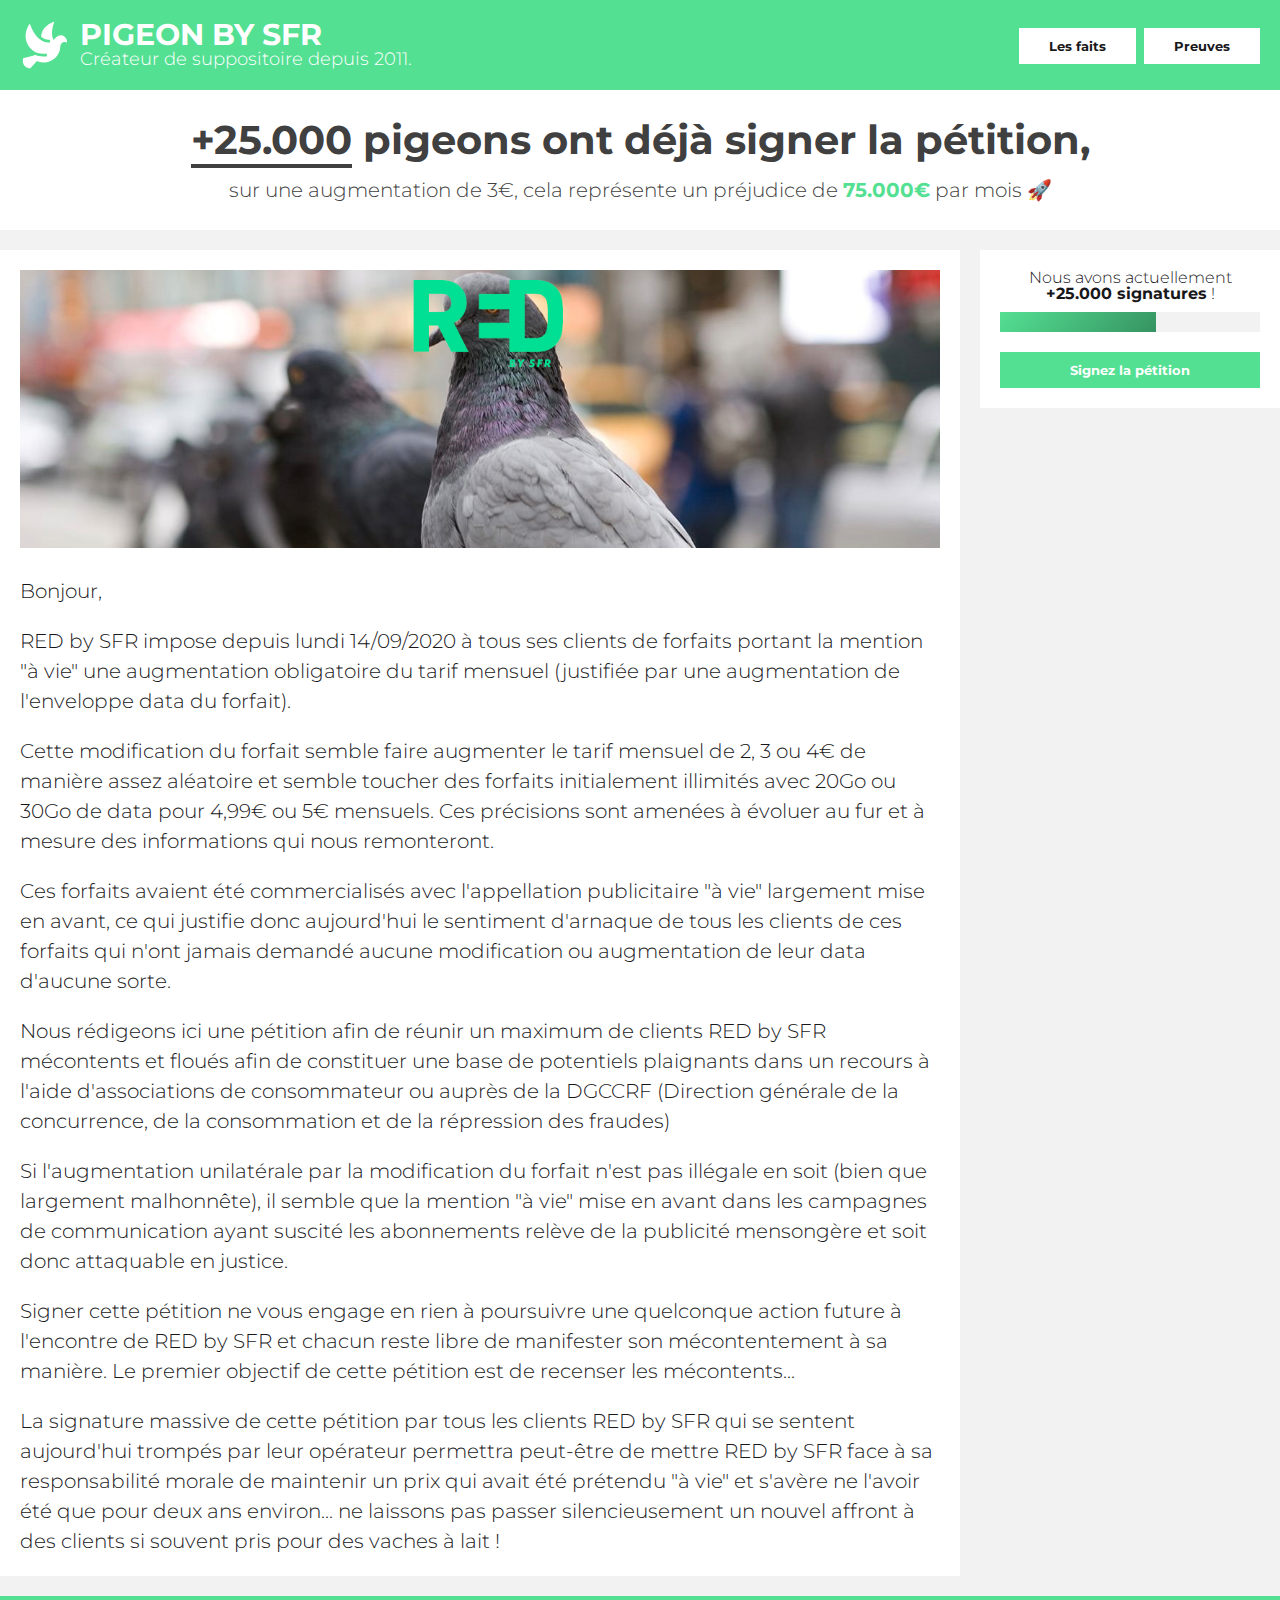
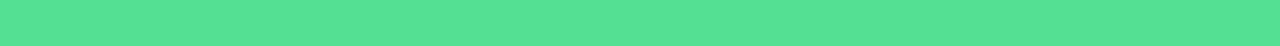
<file: index.html>
<!DOCTYPE html>
<html lang="en">
<head>
    <meta charset="UTF-8">
    <title>#Pigeon By SFR</title>
    <link rel="stylesheet" href="style.css"/>
    <link rel="icon" href="favicon.png" sizes="any">
    <meta name="twitter:image" content="https://redbysfrarnaque.github.io/img/banner.jpeg" />
    <meta name="Content-Type" content="UTF-8">
    <meta name="Content-Language" content="fr">
    <meta name="Description" content="#RedBySfrArnaque , mise en lumière des pratiques à la limite de la légalité de Red By SFR">
    <meta name="Keywords" content="sfr, redbysfr, arnaque, télécom">
    <meta name="Author" content="Kilian SMITI">
    <meta name="Publisher" content="https://doplex.fr/">
    <meta name="Revisit-After" content="15 days">
    <meta name="Robots" content="all">
    <meta name="Rating" content="general">
    <meta name="Distribution" content="global">
    <meta name="Geography" content="France">
    <meta name="Category" content="internet">
</head>
<body>
    <header>
        <a href="/">
            <div class="logo">
                <img src="img/pigeon.svg" />
                <div>
                    <span>PIGEON BY SFR</span>
                    <p>Créateur de suppositoire depuis 2011.</p>
                </div>
            </div>
        </a>
        <nav>
            <a href="/kesako.html">
                <button>Les faits</button>
            </a>
            <a href="/preuve.html">
                <button>Preuves</button>
            </a>
        </nav>
    </header>
    <main>
        <div class="banner">
            <span class="count">+25.000</span> pigeons ont déjà signer la pétition,
            <p>sur une augmentation de 3€, cela représente un préjudice de <span>75.000€</span> par mois 🚀</p>
        </div>
        <div class="content">
            <article>
                <img class="content__img" alt="sfr arnaque by @pigeon_telecom" src="img/banner.jpeg" />
                <p>Bonjour,</p>

                <p>
                    RED by SFR impose depuis lundi 14/09/2020 à tous ses clients de forfaits portant la mention "à vie" une augmentation obligatoire du tarif mensuel (justifiée par une augmentation de l'enveloppe data du forfait).
                </p>

                <p>
                    Cette modification du forfait semble faire augmenter le tarif mensuel de 2, 3 ou 4€ de manière assez aléatoire et semble toucher des forfaits initialement illimités avec 20Go ou 30Go de data pour 4,99€ ou 5€ mensuels. Ces précisions sont amenées à évoluer au fur et à mesure des informations qui nous remonteront.
                </p>

                <p>
                    Ces forfaits avaient été commercialisés avec l'appellation publicitaire "à vie" largement mise en avant, ce qui justifie donc aujourd'hui le sentiment d'arnaque de tous les clients de ces forfaits qui n'ont jamais demandé aucune modification ou augmentation de leur data d'aucune sorte.
                </p>

                <p>
                    Nous rédigeons ici une pétition afin de réunir un maximum de clients RED by SFR mécontents et floués afin de constituer une base de potentiels plaignants dans un recours à l'aide d'associations de consommateur ou auprès de la DGCCRF (Direction générale de la concurrence, de la consommation et de la répression des fraudes)
                </p>

                <p>
                    Si l'augmentation unilatérale par la modification du forfait n'est pas illégale en soit (bien que largement malhonnête), il semble que la mention "à vie" mise en avant dans les campagnes de communication ayant suscité les abonnements relève de la publicité mensongère et soit donc attaquable en justice.
                </p>

                <p>
                    Signer cette pétition ne vous engage en rien à poursuivre une quelconque action future à l'encontre de RED by SFR et chacun reste libre de manifester son mécontentement à sa manière. Le premier objectif de cette pétition est de recenser les mécontents...
                </p>

                <p>
                    La signature massive de cette pétition par tous les clients RED by SFR qui se sentent aujourd'hui trompés par leur opérateur permettra peut-être de mettre RED by SFR face à sa responsabilité morale de maintenir un prix qui avait été prétendu "à vie" et s'avère ne l'avoir été que pour deux ans environ... ne laissons pas passer silencieusement un nouvel affront à des clients si souvent pris pour des vaches  à lait !
                </p>
            </article>
            <aside>
                <div class="aside__content">
                    <p class="signature">Nous avons actuellement <b>+25.000 signatures</b> !</p>
                    <div class="progress">
                        <div class="progress-bar" style="width: 60%;"></div>
                    </div>
                    <a href="https://www.mesopinions.com/petition/social/augmentation-unilaterale-prix-forfaits-vie-red/105420">
                        <button>Signez la pétition</button>
                    </a>
                </div>
            </aside>
        </div>
    </main>
    <footer>

    </footer>
</body>
</html>
</file>
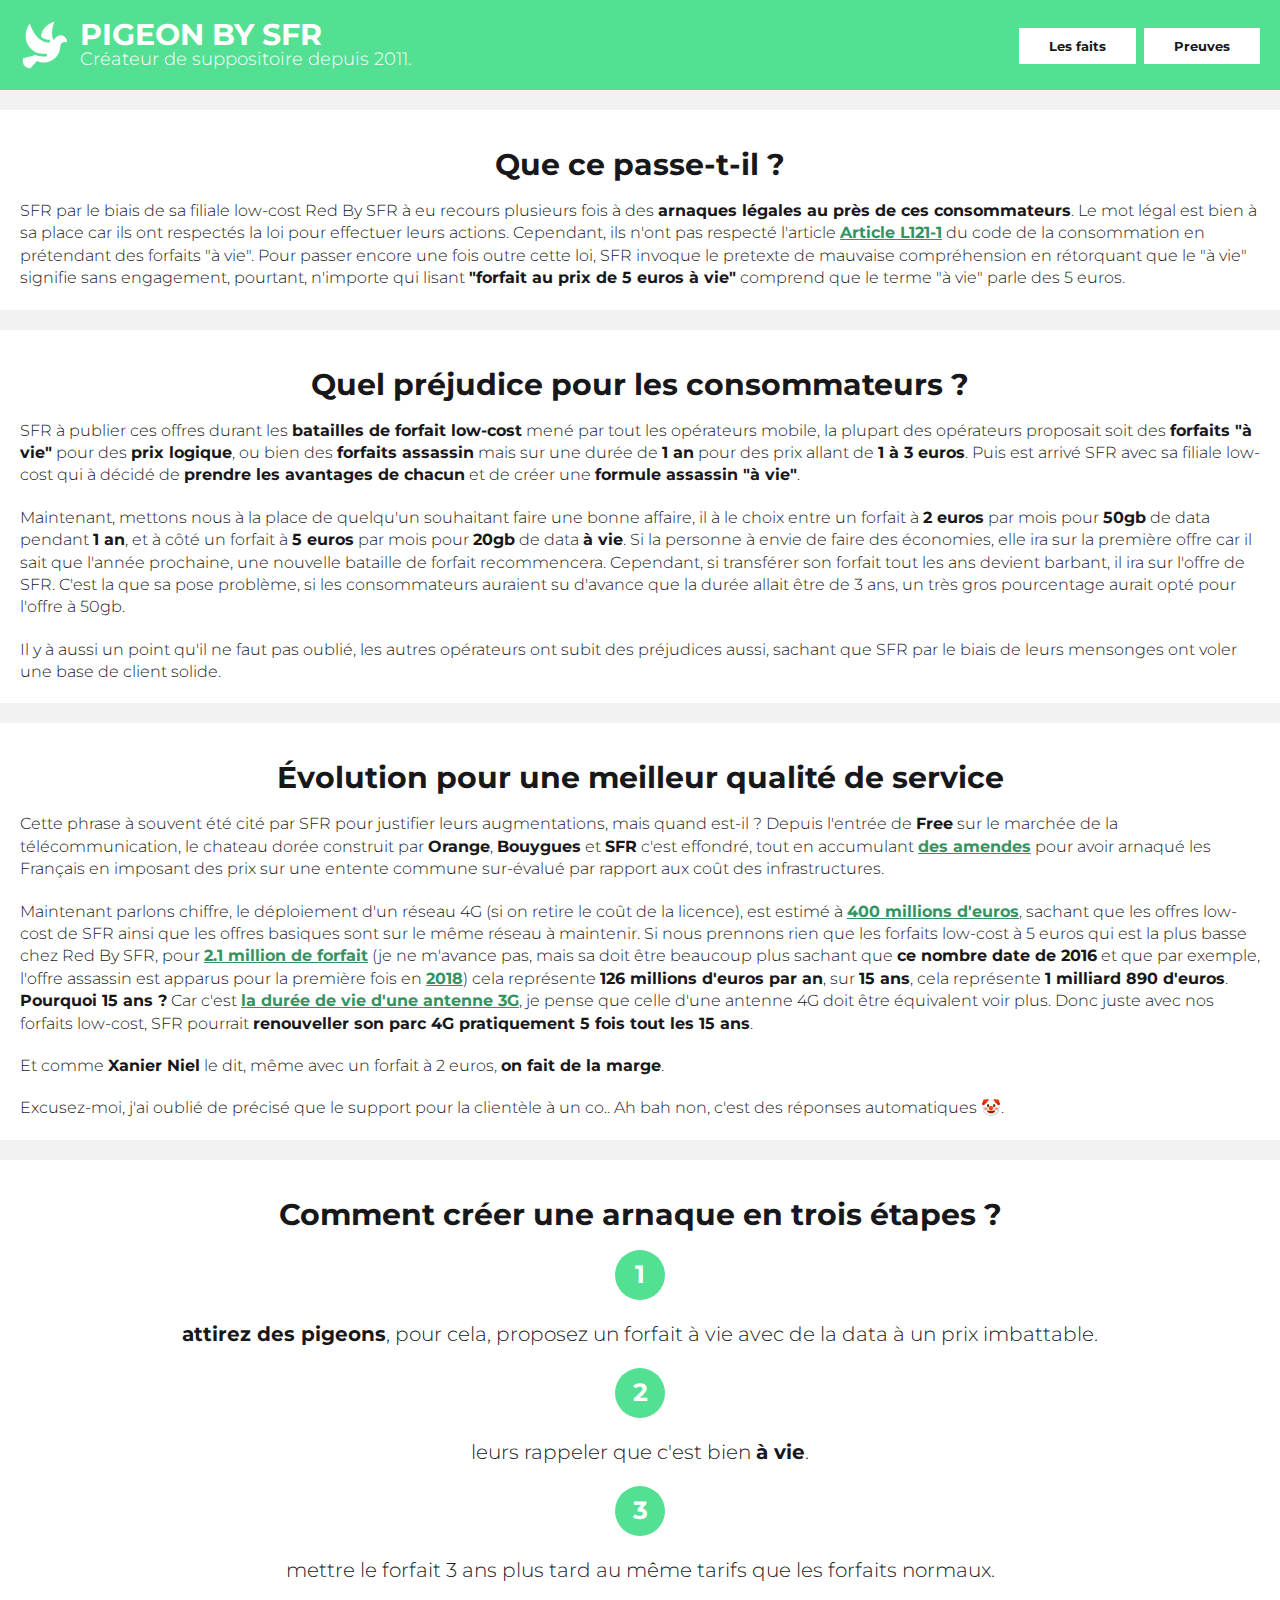
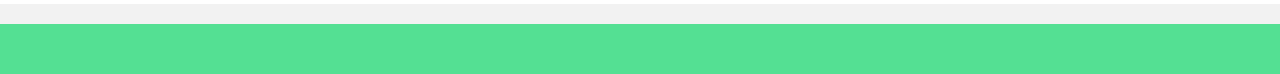
<file: kesako.html>
<!DOCTYPE html>
<html lang="en">
<head>
    <meta charset="UTF-8">
    <title>Késako ? #Pigeon By SFR</title>
    <link rel="stylesheet" href="style.css"/>
    <link rel="icon" href="favicon.png" sizes="any">
    <meta name="twitter:image" content="https://redbysfrarnaque.github.io/img/banner.jpeg" />
    <meta name="Content-Type" content="UTF-8">
    <meta name="Content-Language" content="fr">
    <meta name="Description" content="#RedBySfrArnaque , mise en lumière des pratiques à la limite de la légalité de Red By SFR">
    <meta name="Keywords" content="sfr, redbysfr, arnaque, télécom">
    <meta name="Author" content="Kilian SMITI">
    <meta name="Publisher" content="https://doplex.fr/">
    <meta name="Revisit-After" content="15 days">
    <meta name="Robots" content="all">
    <meta name="Rating" content="general">
    <meta name="Distribution" content="global">
    <meta name="Geography" content="France">
    <meta name="Category" content="internet">
</head>
<body>
<header>
    <a href="/">
        <div class="logo">
            <img src="img/pigeon.svg" />
            <div>
                <span>PIGEON BY SFR</span>
                <p>Créateur de suppositoire depuis 2011.</p>
            </div>
        </div>
    </a>
    <nav>
        <a href="/kesako.html">
            <button>Les faits</button>
        </a>
        <a href="/preuve.html">
            <button>Preuves</button>
        </a>
    </nav>
</header>
<main>
    <div class="content-2">
        <div class="block">
            <h2 class="arnaque-step">Que ce passe-t-il ?</h2>
            <p>
                SFR par le biais de sa filiale low-cost Red By SFR à eu recours plusieurs fois à des <b>arnaques légales au près de ces consommateurs</b>.
                Le mot légal est bien à sa place car ils ont respectés la loi pour effectuer leurs actions. Cependant, ils n'ont pas respecté l'article
                <a target="_blank" href="https://www.legifrance.gouv.fr/codes/article_lc/LEGIARTI000028747832/2021-02-06/">Article L121-1</a> du code de la consommation
                en prétendant des forfaits "à vie". Pour passer encore une fois outre cette loi, SFR invoque le pretexte de mauvaise compréhension
                en rétorquant que le "à vie" signifie sans engagement, pourtant, n'importe qui lisant <b>"forfait au prix de 5 euros à vie"</b> comprend que
                le terme "à vie" parle des 5 euros.
            </p>
        </div>
        <div class="block">
            <h2 class="arnaque-step">Quel préjudice pour les consommateurs ?</h2>
            <p>
                SFR à publier ces offres durant les <b>batailles de forfait low-cost</b> mené par tout les opérateurs mobile,
                la plupart des opérateurs proposait soit des <b>forfaits "à vie"</b> pour des <b>prix logique</b>,
                ou bien des <b>forfaits assassin</b> mais sur une durée de <b>1 an</b> pour des prix allant de <b>1 à 3 euros</b>. Puis est arrivé
                SFR avec sa filiale low-cost qui à décidé de <b>prendre les avantages de chacun</b> et de créer une <b>formule assassin "à vie"</b>.
            </p>
            <p>
                Maintenant, mettons nous à la place de quelqu'un souhaitant faire une bonne affaire, il à le choix entre un forfait à <b>2 euros</b> par mois
                pour <b>50gb</b> de data pendant <b>1 an</b>, et à côté un forfait à <b>5 euros</b> par mois pour <b>20gb</b> de data <b>à vie</b>. Si la personne
                à envie de faire des économies, elle ira sur la première offre car il sait que l'année prochaine, une nouvelle bataille de forfait recommencera.
                Cependant, si transférer son forfait tout les ans devient barbant, il ira sur l'offre de SFR. C'est la que sa pose problème, si les
                consommateurs auraient su d'avance que la durée allait être de 3 ans, un très gros pourcentage aurait opté pour l'offre à 50gb.
            </p>
            <p>
                Il y à aussi un point qu'il ne faut pas oublié, les autres opérateurs ont subit des préjudices aussi, sachant que SFR par le biais de leurs
                mensonges ont voler une base de client solide.
            </p>
        </div>
        <div class="block">
            <h2 class="arnaque-step">Évolution pour une meilleur qualité de service</h2>
            <p>
                Cette phrase à souvent été cité par SFR pour justifier leurs augmentations, mais quand est-il ? Depuis l'entrée de <b>Free</b> sur le
                marchée de la télécommunication, le chateau dorée construit par <b>Orange</b>, <b>Bouygues</b> et <b>SFR</b> c'est effondré,
                tout en accumulant <a href="https://fr.wikipedia.org/wiki/Affaire_de_l%27entente_entre_trois_op%C3%A9rateurs_de_t%C3%A9l%C3%A9phonie_mobile_en_France#:~:text=Le%201er%20d%C3%A9cembre%202005,millions%20d'euros%20pour%20entente.">des amendes</a>
                pour avoir arnaqué les Français en imposant des prix sur une entente commune sur-évalué par rapport aux coût des infrastructures.
            </p>
            <p>
                Maintenant parlons chiffre, le déploiement d'un réseau 4G (si on retire le coût de la licence), est estimé à <a href="http://blogs.univ-poitiers.fr/f-launay/2011/09/07/lecoutdelatelephoniemobile4g4emegeneration/#:~:text=L'objectif%20de%20d%C3%A9ploiement%20serait,%C3%A0%20400%20millions%20d'euros.">400 millions d'euros</a>,
                sachant que les offres low-cost de SFR ainsi que les offres basiques sont sur le même réseau à maintenir.
                Si nous prennons rien que les forfaits
                low-cost à 5 euros qui est la plus basse chez Red By SFR, pour <a href="https://www.monpetitforfait.com/red-by-sfr#plus-de-2-millions-dabonnes-aux-offres-mobiles-et-fixes">2.1 million de forfait</a>
                (je ne m'avance pas, mais sa doit être beaucoup plus sachant que <b>ce nombre date de 2016</b> et que par exemple,
                l'offre assassin est apparus pour la première fois en <a href="https://www.dealabs.com/bons-plans/abonnement-mensuel-au-forfait-mobile-red-by-sfr-sans-engagement-et-a-vie-appelssmsmms-illimites-20-go-de-data-en-france-et-3-go-en-europe-1270770">2018</a>)
                cela représente <b>126 millions d'euros par an</b>, sur <b>15 ans</b>, cela représente <b>1 milliard 890 d'euros</b>.
                <b>Pourquoi 15 ans ?</b> Car c'est <a href="http://blogs.univ-poitiers.fr/f-launay/2011/09/07/lecoutdelatelephoniemobile4g4emegeneration/#:~:text=L'objectif%20de%20d%C3%A9ploiement%20serait,%C3%A0%20400%20millions%20d'euros.">la durée de vie d'une antenne 3G</a>, je pense que celle d'une antenne 4G doit être équivalent voir plus.
                Donc juste avec nos forfaits low-cost, SFR pourrait <b>renouveller son parc 4G pratiquement 5 fois tout les 15 ans</b>.
            </p>
            <p>
                Et comme <b>Xanier Niel</b> le dit, même avec un forfait à 2 euros, <b>on fait de la marge</b>.
            </p>
            <p>
                Excusez-moi, j'ai oublié de précisé que le support pour la clientèle à un co.. Ah bah non, c'est des réponses automatiques 🤡.
            </p>
        </div>
        <div class="block">
            <h2 class="arnaque-step">Comment créer une arnaque en trois étapes ?</h2>
            <p class="step__text"><span class="step">1</span><b>attirez des pigeons</b>, pour cela, proposez un forfait à vie avec de la data à un prix imbattable.</p>
            <p class="step__text"><span class="step">2</span>leurs rappeler que c'est bien <b>à vie</b>.</p>
            <p class="step__text"><span class="step">3</span>mettre le forfait 3 ans plus tard au même tarifs que les forfaits normaux.</p>
        </div>
    </div>
</main>
<footer>

</footer>
</body>
</html>
</file>
<file: style.css>
@import url('https://fonts.googleapis.com/css2?family=Montserrat:wght@300;700&display=swap');

/* http://meyerweb.com/eric/tools/css/reset/
   v2.0 | 20110126
   License: none (public domain)
*/

html, body, div, span, applet, object, iframe,
h1, h2, h3, h4, h5, h6, p, blockquote, pre,
a, abbr, acronym, address, big, cite, code,
del, dfn, em, img, ins, kbd, q, s, samp,
small, strike, strong, sub, sup, tt, var,
b, u, i, center,
dl, dt, dd, ol, ul, li,
fieldset, form, label, legend,
table, caption, tbody, tfoot, thead, tr, th, td,
article, aside, canvas, details, embed,
figure, figcaption, footer, header, hgroup,
menu, nav, output, ruby, section, summary,
time, mark, audio, video {
    margin: 0;
    padding: 0;
    border: 0;
    font-size: 100%;
    font: inherit;
    vertical-align: baseline;
}
/* HTML5 display-role reset for older browsers */
article, aside, details, figcaption, figure,
footer, header, hgroup, menu, nav, section {
    display: block;
}
body {
    line-height: 1;
}
ol, ul {
    list-style: none;
}
blockquote, q {
    quotes: none;
}
blockquote:before, blockquote:after,
q:before, q:after {
    content: '';
    content: none;
}
table {
    border-collapse: collapse;
    border-spacing: 0;
}

:root {
    --main-color: #fff;
    --sub-color: #f2f2f2;
    --neutral-color: #54e093;
    --neutral-color-dark-1: #369361;
    --neutral-color-dark-2: #28714a;
    --text-color: #18171a;
    --gap-little: 10px;
    --gap-medium: 20px;
    --gap-large: 30px;
}

html {
    font-size: 62.5%;
}

body {
    font-size: 16px;
    font-size: 1.6rem;
    background-color: var(--sub-color);
    color: var(--text-color);
    font-family: 'Montserrat', sans-serif;
    font-weight: 300;
}

header {
    background-color: var(--neutral-color);
    padding: var(--gap-medium);
    color: var(--main-color);
    font-weight: 700;
    font-size: 3rem;
    display: flex;
    align-items: center;
    justify-content: space-between;
}

header p {
    font-weight: 300;
    font-size: 1.8rem;
}

header a {
    text-decoration: none;
    color: inherit;
}

.logo {
    display: flex;
}

.logo img {
    height: 50px;
    margin-right: var(--gap-little);
}

nav button {
    margin-top: 0;
    background-color: var(--main-color);
    color: var(--text-color);
    width: auto;
}

nav button:hover {
    transition: initial;
    background-color: #eee;
}

nav button:active {
    transition: initial;
    background-color: #ccc;
}

.banner {
    background-color: var(--main-color);
    padding: var(--gap-large) var(--gap-medium);
    font-weight: 700;
    font-size: 4rem;
    text-align: center;
    color: #404040;
}

.count {
    border-bottom: 4px solid #404040;
}

.banner p {
    display: block;
    font-size: 2rem;
    font-weight: 300;
    margin-top: var(--gap-medium);
}

.banner p span {
    color: var(--neutral-color);
    font-weight: 700;
}

.content {
    display: flex;
    max-width: 1280px;
    width: 100%;
    margin: var(--gap-medium) auto;
}

.content-2 {
    max-width: 1280px;
    width: 100%;
    margin: var(--gap-medium) auto;
}

.content__img {
    width: 100%;
}

article {
    flex: 1;
    font-size: 2rem;
    line-height: 1.5;
    background-color: var(--main-color);
    padding: var(--gap-medium);
    box-sizing: border-box;
}

article p {
    margin-top: var(--gap-medium);
}

article p:first-child {
    margin-top: 0;
}

aside {
    margin-left: var(--gap-medium);
    max-width: 300px;
    width: 100%;
}

.aside__content {
    position: -webkit-sticky;
    position: sticky;
    top: var(--gap-medium);
    left: 0;
    background-color: var(--main-color);
    padding: var(--gap-medium);
    box-sizing: border-box;
}

.signature {
    display: block;
    text-align: center;
}

.signature b {
    font-weight: 700;
}

.progress {
    height: 20px;
    box-shadow:none;
    -webkit-box-shadow:none;
    background-color: var(--sub-color);
    margin-top: var(--gap-little);
}

.progress-bar {
    box-shadow:none;
    -webkit-box-shadow:none;
    background: linear-gradient(135deg, var(--neutral-color) 0%, var(--neutral-color-dark-1) 100%);
    height: 20px;
}

input {
    border: 1px solid #D6D6D6;
    font-family: 'Montserrat', sans-serif;
    color: #000;
    padding: var(--gap-little);
    box-sizing: border-box;
    width: 100%;
    margin-top: var(--gap-little);
    outline: none;
}

input::placeholder {
    color: #666666;
}

button {
    background-color: var(--neutral-color);
    color: var(--main-color);
    border: none;
    padding: var(--gap-little) var(--gap-large);
    margin-top: var(--gap-medium);
    width: 100%;
    font-family: 'Montserrat', sans-serif;
    font-weight: 700;
    cursor: pointer;
    outline: none;
}

button:hover {
    transition: all .4s ease-in;
    background-color: var(--neutral-color-dark-1);
}

button:active {
    transition: all .1s ease-in;
    background-color: var(--neutral-color-dark-2);
}

.info {
    margin-top: var(--gap-medium);
    text-align: center;
    font-size: 1.4rem;
    font-weight: 700;
}

footer {
    background-color: var(--neutral-color);
    min-height: 50px;
}

.content-2 p {
    margin-top: var(--gap-medium);
    line-height: 1.4;
}

.content-2 p a {
    color: var(--neutral-color-dark-1);
    font-weight: 700;
}

.content-2 p b {
    font-weight: 700;
}

.block {
    margin-top: var(--gap-medium);
    background-color: #fff;
    padding: var(--gap-medium);
}

.arnaque-step {
    margin-top: var(--gap-medium);
    font-weight: 700;
    font-size: 3rem;
    text-align: center;
}

.arnaque-step span {
    color: var(--neutral-color);
}

.step {
    width: 50px;
    height: 50px;
    font-size: 2.5rem;
    color: #fff;
    background-color: var(--neutral-color);
    font-weight: 700;
    border-radius: 50%;
    display: flex;
    align-items: center;
    justify-content: center;
    margin: var(--gap-medium) auto;
}

.step__text {
    text-align: center;
    font-size: 2rem;
}

.date {
    font-weight: bold;
    text-align: center;
    font-size: 2rem;
    margin-top: var(--gap-large);
}

.action {
    text-align: center;
}

.preuves {
    margin-top:var(--gap-medium);
    text-align: center;
}

.preuve {
    opacity: 0.7;
    cursor: pointer;
    height: 200px;
}

.preuve:hover {
    opacity: 1;
}
</file>
